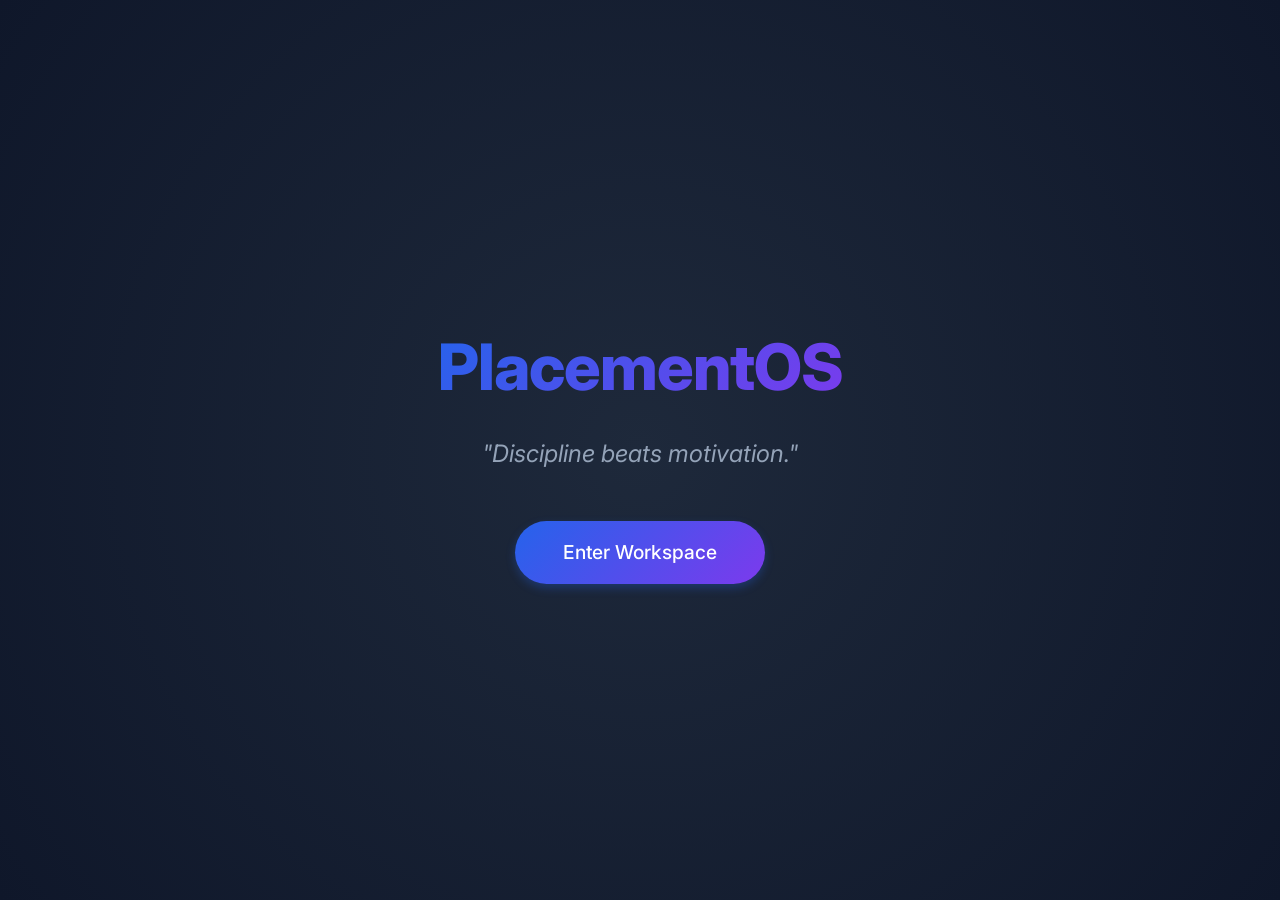
<file: index.html>
<!DOCTYPE html>
<html lang="en">
<head>
  <meta charset="UTF-8">
  <meta name="viewport" content="width=device-width, initial-scale=1.0">
  <title>Track Of Sri | Discipline beats motivation</title>
  
  <link rel="stylesheet" href="css/style.css">
  <link rel="stylesheet" href="css/components.css">
  <link rel="stylesheet" href="css/animations.css">
  <style>
    .landing-container {
      height: 100vh;
      display: flex;
      flex-direction: column;
      align-items: center;
      justify-content: center;
      background: radial-gradient(circle at center, var(--bg-secondary) 0%, var(--bg-primary) 100%);
      text-align: center;
      padding: 2rem;
    }
    
    .logo {
      font-size: 4rem;
      font-weight: 800;
      margin-bottom: 1rem;
      letter-spacing: -1px;
    }
    
    .tagline {
      font-size: 1.5rem;
      color: var(--text-secondary);
      margin-bottom: 3rem;
      font-style: italic;
    }
    
    .enter-btn {
      padding: 1rem 3rem;
      font-size: 1.2rem;
      border-radius: var(--border-radius-full);
    }
  </style>
</head>
<body>

  <div class="landing-container animate-fade-in">
    <div class="logo text-gradient animate-slide-up stagger-1">PlacementOS</div>
    <div class="tagline animate-slide-up stagger-2">"Discipline beats motivation."</div>
    <div class="animate-slide-up stagger-3">
      <a href="dashboard.html" class="btn btn-primary enter-btn">Enter Workspace</a>
    </div>
  </div>

  <script src="js/storage.js"></script>
  <script src="js/app.js"></script>
</body>
</html>
</file>
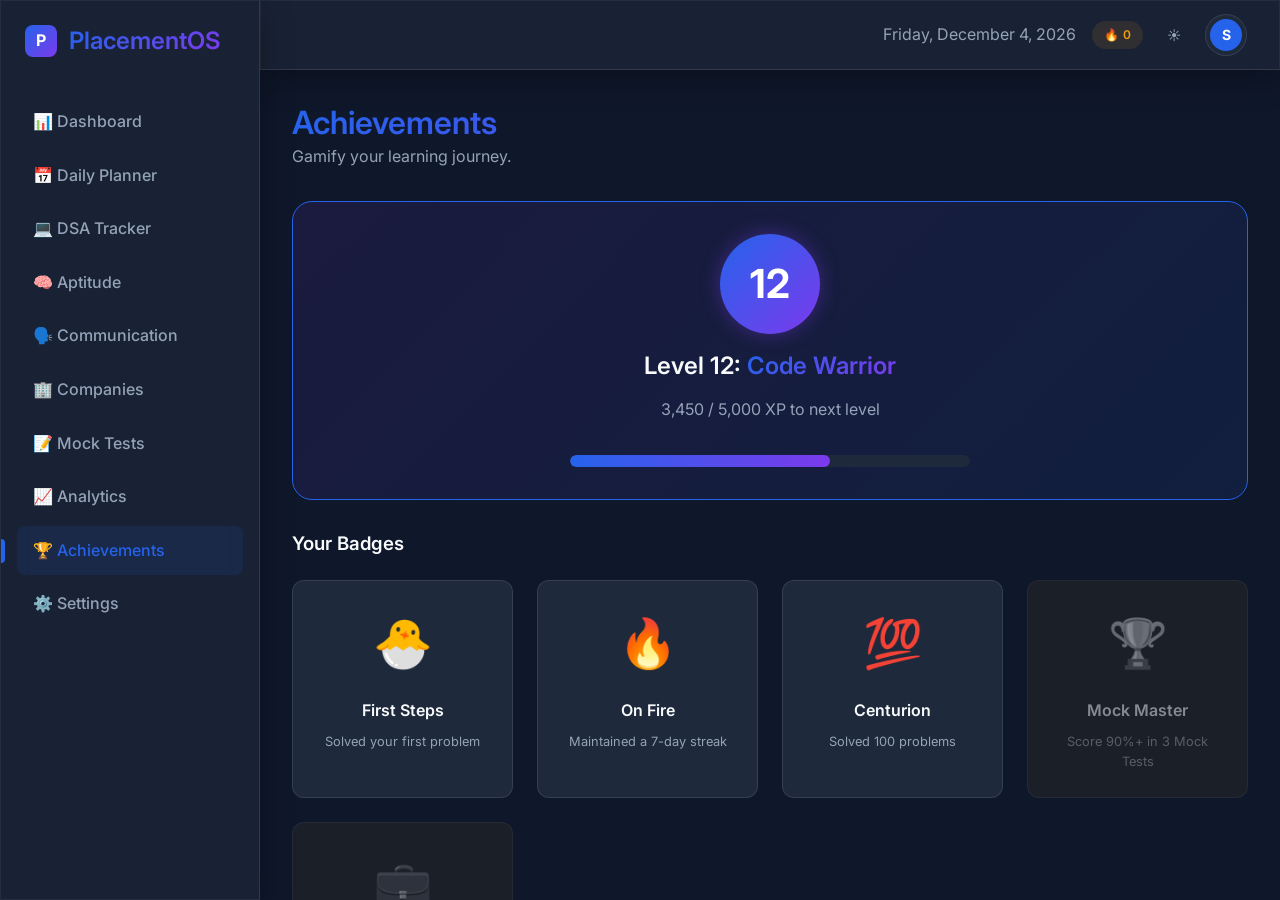
<file: achievements.html>
<!DOCTYPE html>
<html lang="en">
<head>
  <meta charset="UTF-8">
  <meta name="viewport" content="width=device-width, initial-scale=1.0">
  <title>Achievements | PlacementOS</title>
  
  <link rel="stylesheet" href="css/style.css">
  <link rel="stylesheet" href="css/components.css">
  <link rel="stylesheet" href="css/animations.css">
  <link rel="stylesheet" href="css/responsive.css">
  <style>
    .level-card {
      background: linear-gradient(135deg, rgba(124, 58, 237, 0.1), rgba(37, 99, 235, 0.1));
      border: 1px solid var(--primary);
      border-radius: var(--border-radius-lg);
      padding: 2rem;
      text-align: center;
      margin-bottom: 2rem;
      display: flex;
      flex-direction: column;
      align-items: center;
      gap: 1rem;
    }
    
    .level-badge {
      width: 100px;
      height: 100px;
      border-radius: 50%;
      background: linear-gradient(135deg, var(--primary), var(--secondary));
      display: flex;
      align-items: center;
      justify-content: center;
      font-size: 2.5rem;
      color: white;
      font-weight: bold;
      box-shadow: 0 0 20px rgba(124, 58, 237, 0.4);
    }
    
    .xp-bar {
      width: 100%;
      max-width: 400px;
      height: 12px;
      background: var(--bg-secondary);
      border-radius: var(--border-radius-full);
      overflow: hidden;
      margin-top: 1rem;
    }
    
    .xp-progress {
      height: 100%;
      background: linear-gradient(90deg, var(--primary), var(--secondary));
      width: 65%;
      border-radius: var(--border-radius-full);
    }
    
    .badges-grid {
      display: grid;
      grid-template-columns: repeat(auto-fill, minmax(200px, 1fr));
      gap: 1.5rem;
    }
    
    .badge-item {
      background: var(--bg-secondary);
      border: 1px solid var(--border-color);
      border-radius: var(--border-radius-md);
      padding: 1.5rem;
      text-align: center;
      display: flex;
      flex-direction: column;
      align-items: center;
      gap: 0.5rem;
      transition: all var(--transition-fast);
      position: relative;
    }
    
    .badge-item:hover {
      transform: translateY(-5px);
      border-color: var(--primary);
    }
    
    .badge-item.locked {
      opacity: 0.5;
      filter: grayscale(1);
    }
    
    .badge-icon {
      font-size: 3rem;
      margin-bottom: 0.5rem;
    }
    
    .badge-title {
      font-weight: 600;
    }
    
    .badge-desc {
      font-size: 0.8rem;
      color: var(--text-secondary);
    }
  </style>
</head>
<body>

  <div class="app-container">
    <aside class="sidebar glass-panel" id="sidebar">
      <div class="brand">
        <div class="brand-icon">P</div>
        <h2 class="text-gradient">PlacementOS</h2>
      </div>
      <ul class="nav-links">
        <li><a href="dashboard.html" class="nav-item">📊 Dashboard</a></li>
        <li><a href="planner.html" class="nav-item">📅 Daily Planner</a></li>
        <li><a href="dsa.html" class="nav-item">💻 DSA Tracker</a></li>
        <li><a href="aptitude.html" class="nav-item">🧠 Aptitude</a></li>
        <li><a href="communication.html" class="nav-item">🗣️ Communication</a></li>
        <li><a href="companies.html" class="nav-item">🏢 Companies</a></li>
        <li><a href="mock-tests.html" class="nav-item">📝 Mock Tests</a></li>
        <li><a href="analytics.html" class="nav-item">📈 Analytics</a></li>
        <li><a href="achievements.html" class="nav-item active">🏆 Achievements</a></li>
        <li><a href="settings.html" class="nav-item">⚙️ Settings</a></li>
      </ul>
    </aside>

    <main class="main-content">
      <header class="topbar glass-panel">
        <div style="display: flex; align-items: center; gap: 1rem;">
          <button class="mobile-menu-btn" id="mobile-menu-btn">☰</button>
        </div>
        <div class="topbar-actions">
          <span class="text-muted" id="current-date"></span>
          <button class="btn-icon" id="theme-toggle-btn">☀️</button>
          <div class="profile-btn"><div class="profile-avatar">S</div></div>
        </div>
      </header>

      <div class="page-content animate-fade-in">
        <div style="margin-bottom: 2rem;">
          <h1 class="text-gradient">Achievements</h1>
          <p class="text-muted">Gamify your learning journey.</p>
        </div>
        
        <div class="level-card animate-slide-up stagger-1">
          <div class="level-badge">12</div>
          <h2>Level 12: <span class="text-gradient">Code Warrior</span></h2>
          <div class="text-muted">3,450 / 5,000 XP to next level</div>
          <div class="xp-bar">
            <div class="xp-progress"></div>
          </div>
        </div>
        
        <h3 style="margin-bottom: 1.5rem;" class="animate-slide-up stagger-2">Your Badges</h3>
        <div class="badges-grid animate-slide-up stagger-3">
          
          <div class="badge-item">
            <div class="badge-icon">🐣</div>
            <div class="badge-title">First Steps</div>
            <div class="badge-desc">Solved your first problem</div>
          </div>
          
          <div class="badge-item">
            <div class="badge-icon">🔥</div>
            <div class="badge-title">On Fire</div>
            <div class="badge-desc">Maintained a 7-day streak</div>
          </div>
          
          <div class="badge-item">
            <div class="badge-icon">💯</div>
            <div class="badge-title">Centurion</div>
            <div class="badge-desc">Solved 100 problems</div>
          </div>
          
          <div class="badge-item locked">
            <div class="badge-icon">🏆</div>
            <div class="badge-title">Mock Master</div>
            <div class="badge-desc">Score 90%+ in 3 Mock Tests</div>
          </div>
          
          <div class="badge-item locked">
            <div class="badge-icon">💼</div>
            <div class="badge-title">Interview Ready</div>
            <div class="badge-desc">Complete all modules to 80%</div>
          </div>
          
        </div>
      </div>
    </main>
  </div>

  <script src="js/storage.js"></script>
  <script src="js/app.js"></script>
  <script>
    document.getElementById('current-date').textContent = new Date().toLocaleDateString(undefined, { weekday: 'long', year: 'numeric', month: 'long', day: 'numeric' });
  </script>
</body>
</html>
</file>
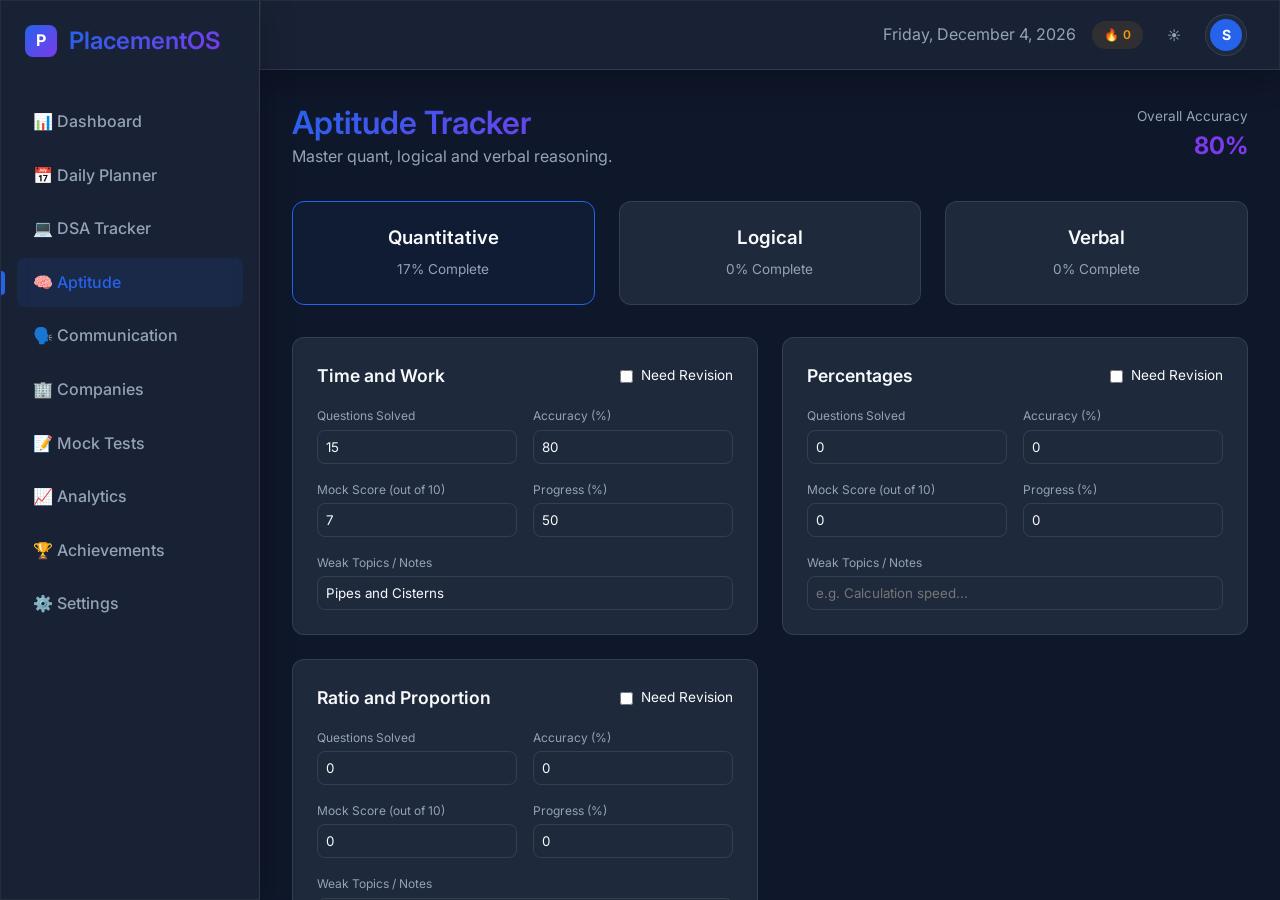
<file: aptitude.html>
<!DOCTYPE html>
<html lang="en">
<head>
  <meta charset="UTF-8">
  <meta name="viewport" content="width=device-width, initial-scale=1.0">
  <title>Aptitude Tracker | PlacementOS</title>
  
  <link rel="stylesheet" href="css/style.css">
  <link rel="stylesheet" href="css/components.css">
  <link rel="stylesheet" href="css/animations.css">
  <link rel="stylesheet" href="css/responsive.css">
  <style>
    .aptitude-header {
      display: flex;
      justify-content: space-between;
      align-items: center;
      margin-bottom: 2rem;
    }
    
    .sections-container {
      display: grid;
      grid-template-columns: repeat(3, 1fr);
      gap: 1.5rem;
      margin-bottom: 2rem;
    }
    
    .section-tab {
      padding: 1.5rem;
      border-radius: var(--border-radius-md);
      background: var(--bg-secondary);
      border: 1px solid var(--border-color);
      text-align: center;
      cursor: pointer;
      transition: all var(--transition-fast);
    }
    
    .section-tab:hover {
      transform: translateY(-2px);
      box-shadow: var(--shadow-sm);
    }
    
    .section-tab.active {
      border-color: var(--primary);
      background: rgba(37, 99, 235, 0.05);
    }
    
    .section-tab h3 {
      margin-bottom: 0.5rem;
    }
    
    .chapters-grid {
      display: grid;
      grid-template-columns: repeat(2, 1fr);
      gap: 1.5rem;
    }
    
    .chapter-card {
      padding: 1.5rem;
      border-radius: var(--border-radius-md);
      background: var(--bg-secondary);
      border: 1px solid var(--border-color);
    }
    
    .chapter-header {
      display: flex;
      justify-content: space-between;
      align-items: center;
      margin-bottom: 1rem;
    }
    
    .chapter-title {
      font-weight: 600;
      font-size: 1.1rem;
    }
    
    .stats-grid {
      display: grid;
      grid-template-columns: repeat(2, 1fr);
      gap: 1rem;
      margin-bottom: 1rem;
    }
    
    .stat-input-group {
      display: flex;
      flex-direction: column;
      gap: 0.25rem;
    }
    
    .stat-input-group label {
      font-size: 0.75rem;
      color: var(--text-secondary);
    }
    
    .stat-input {
      background: transparent;
      border: 1px solid var(--border-color);
      color: var(--text-primary);
      padding: 0.5rem;
      border-radius: var(--border-radius-sm);
      width: 100%;
    }
    
    .stat-input:focus {
      border-color: var(--primary);
      outline: none;
    }
    
    @media (max-width: 1024px) {
      .chapters-grid { grid-template-columns: 1fr; }
    }
    
    @media (max-width: 768px) {
      .sections-container { grid-template-columns: 1fr; }
    }
  </style>
</head>
<body>

  <div class="app-container">
    <aside class="sidebar glass-panel" id="sidebar">
      <div class="brand">
        <div class="brand-icon">P</div>
        <h2 class="text-gradient">PlacementOS</h2>
      </div>
      <ul class="nav-links">
        <li><a href="dashboard.html" class="nav-item">📊 Dashboard</a></li>
        <li><a href="planner.html" class="nav-item">📅 Daily Planner</a></li>
        <li><a href="dsa.html" class="nav-item">💻 DSA Tracker</a></li>
        <li><a href="aptitude.html" class="nav-item active">🧠 Aptitude</a></li>
        <li><a href="communication.html" class="nav-item">🗣️ Communication</a></li>
        <li><a href="companies.html" class="nav-item">🏢 Companies</a></li>
        <li><a href="mock-tests.html" class="nav-item">📝 Mock Tests</a></li>
        <li><a href="analytics.html" class="nav-item">📈 Analytics</a></li>
        <li><a href="achievements.html" class="nav-item">🏆 Achievements</a></li>
        <li><a href="settings.html" class="nav-item">⚙️ Settings</a></li>
      </ul>
    </aside>

    <main class="main-content">
      <header class="topbar glass-panel">
        <div style="display: flex; align-items: center; gap: 1rem;">
          <button class="mobile-menu-btn" id="mobile-menu-btn">☰</button>
        </div>
        <div class="topbar-actions">
          <span class="text-muted" id="current-date"></span>
          <button class="btn-icon" id="theme-toggle-btn">☀️</button>
          <div class="profile-btn"><div class="profile-avatar">S</div></div>
        </div>
      </header>

      <div class="page-content animate-fade-in">
        <div class="aptitude-header">
          <div>
            <h1 class="text-gradient">Aptitude Tracker</h1>
            <p class="text-muted">Master quant, logical and verbal reasoning.</p>
          </div>
          <div style="text-align: right;">
            <div class="text-muted" style="font-size: 0.85rem;">Overall Accuracy</div>
            <div style="font-size: 1.5rem; font-weight: bold; color: var(--secondary);" id="total-accuracy-text">0%</div>
          </div>
        </div>
        
        <div class="sections-container animate-slide-up stagger-1" id="sections-container">
          <!-- Section tabs injected here -->
        </div>

        <div class="chapters-grid animate-slide-up stagger-2" id="chapters-grid">
          <!-- Chapter cards injected here -->
        </div>
      </div>
    </main>
  </div>

  <script src="js/storage.js"></script>
  <script src="js/app.js"></script>
  <script src="js/aptitude.js"></script>
  <script>
    document.getElementById('current-date').textContent = new Date().toLocaleDateString(undefined, { weekday: 'long', year: 'numeric', month: 'long', day: 'numeric' });
  </script>
</body>
</html>
</file>
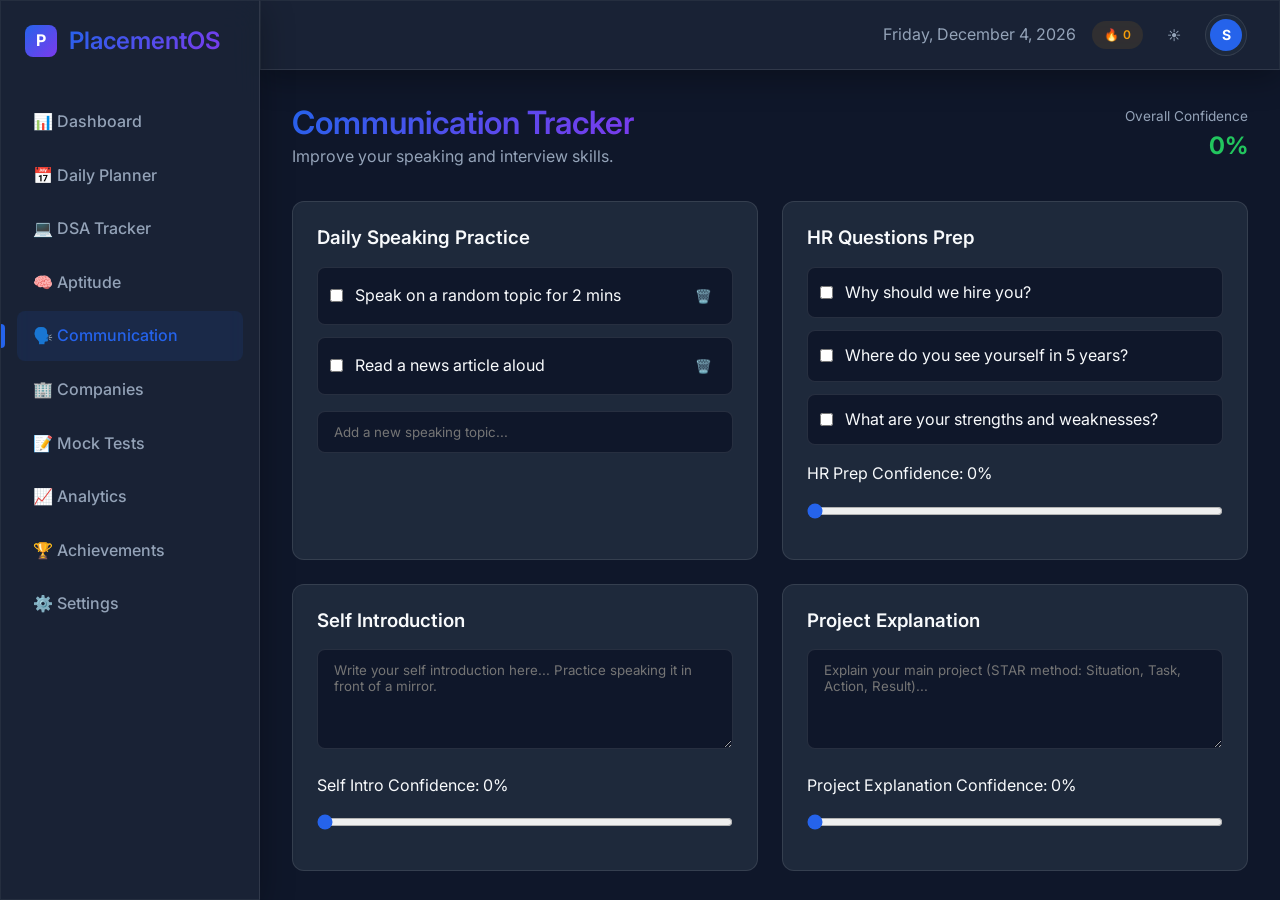
<file: communication.html>
<!DOCTYPE html>
<html lang="en">
<head>
  <meta charset="UTF-8">
  <meta name="viewport" content="width=device-width, initial-scale=1.0">
  <title>Communication Tracker | PlacementOS</title>
  
  <link rel="stylesheet" href="css/style.css">
  <link rel="stylesheet" href="css/components.css">
  <link rel="stylesheet" href="css/animations.css">
  <link rel="stylesheet" href="css/responsive.css">
  <style>
    .comm-grid {
      display: grid;
      grid-template-columns: repeat(2, 1fr);
      gap: 1.5rem;
    }
    
    .comm-card {
      background: var(--bg-secondary);
      border: 1px solid var(--border-color);
      border-radius: var(--border-radius-md);
      padding: 1.5rem;
    }
    
    .comm-header {
      display: flex;
      justify-content: space-between;
      align-items: center;
      margin-bottom: 1rem;
    }
    
    .task-list {
      display: flex;
      flex-direction: column;
      gap: 0.75rem;
    }
    
    .comm-task {
      display: flex;
      justify-content: space-between;
      align-items: center;
      padding: 0.75rem;
      background: var(--bg-primary);
      border: 1px solid var(--border-color);
      border-radius: var(--border-radius-sm);
    }
    
    .slider-container {
      margin-top: 1rem;
    }
    
    .confidence-slider {
      width: 100%;
      margin: 1rem 0;
      accent-color: var(--primary);
    }
    
    textarea.input-control {
      min-height: 100px;
      resize: vertical;
    }
    
    @media (max-width: 1024px) {
      .comm-grid { grid-template-columns: 1fr; }
    }
  </style>
</head>
<body>

  <div class="app-container">
    <aside class="sidebar glass-panel" id="sidebar">
      <div class="brand">
        <div class="brand-icon">P</div>
        <h2 class="text-gradient">PlacementOS</h2>
      </div>
      <ul class="nav-links">
        <li><a href="dashboard.html" class="nav-item">📊 Dashboard</a></li>
        <li><a href="planner.html" class="nav-item">📅 Daily Planner</a></li>
        <li><a href="dsa.html" class="nav-item">💻 DSA Tracker</a></li>
        <li><a href="aptitude.html" class="nav-item">🧠 Aptitude</a></li>
        <li><a href="communication.html" class="nav-item active">🗣️ Communication</a></li>
        <li><a href="companies.html" class="nav-item">🏢 Companies</a></li>
        <li><a href="mock-tests.html" class="nav-item">📝 Mock Tests</a></li>
        <li><a href="analytics.html" class="nav-item">📈 Analytics</a></li>
        <li><a href="achievements.html" class="nav-item">🏆 Achievements</a></li>
        <li><a href="settings.html" class="nav-item">⚙️ Settings</a></li>
      </ul>
    </aside>

    <main class="main-content">
      <header class="topbar glass-panel">
        <div style="display: flex; align-items: center; gap: 1rem;">
          <button class="mobile-menu-btn" id="mobile-menu-btn">☰</button>
        </div>
        <div class="topbar-actions">
          <span class="text-muted" id="current-date"></span>
          <button class="btn-icon" id="theme-toggle-btn">☀️</button>
          <div class="profile-btn"><div class="profile-avatar">S</div></div>
        </div>
      </header>

      <div class="page-content animate-fade-in">
        <div style="margin-bottom: 2rem; display: flex; justify-content: space-between; align-items: center;">
          <div>
            <h1 class="text-gradient">Communication Tracker</h1>
            <p class="text-muted">Improve your speaking and interview skills.</p>
          </div>
          <div style="text-align: right;">
            <div class="text-muted" style="font-size: 0.85rem;">Overall Confidence</div>
            <div style="font-size: 1.5rem; font-weight: bold; color: var(--success);" id="overall-confidence">0%</div>
          </div>
        </div>
        
        <div class="comm-grid">
          
          <div class="comm-card animate-slide-up stagger-1">
            <div class="comm-header">
              <h3>Daily Speaking Practice</h3>
            </div>
            <div class="task-list" id="speaking-tasks">
              <!-- Injected -->
            </div>
            <div class="input-group" style="margin-top: 1rem;">
              <input type="text" id="new-speaking-task" class="input-control" placeholder="Add a new speaking topic...">
            </div>
          </div>
          
          <div class="comm-card animate-slide-up stagger-2">
            <div class="comm-header">
              <h3>HR Questions Prep</h3>
            </div>
            <div class="task-list" id="hr-tasks">
              <!-- Injected -->
            </div>
            <div class="slider-container">
              <label>HR Prep Confidence: <span id="hr-conf-val">0</span>%</label>
              <input type="range" id="hr-slider" class="confidence-slider" min="0" max="100" value="0">
            </div>
          </div>

          <div class="comm-card animate-slide-up stagger-3">
            <div class="comm-header">
              <h3>Self Introduction</h3>
            </div>
            <textarea id="self-intro-text" class="input-control" placeholder="Write your self introduction here... Practice speaking it in front of a mirror."></textarea>
            <div class="slider-container">
              <label>Self Intro Confidence: <span id="intro-conf-val">0</span>%</label>
              <input type="range" id="intro-slider" class="confidence-slider" min="0" max="100" value="0">
            </div>
          </div>

          <div class="comm-card animate-slide-up stagger-4">
            <div class="comm-header">
              <h3>Project Explanation</h3>
            </div>
            <textarea id="project-text" class="input-control" placeholder="Explain your main project (STAR method: Situation, Task, Action, Result)..."></textarea>
            <div class="slider-container">
              <label>Project Explanation Confidence: <span id="project-conf-val">0</span>%</label>
              <input type="range" id="project-slider" class="confidence-slider" min="0" max="100" value="0">
            </div>
          </div>
          
        </div>
      </div>
    </main>
  </div>

  <script src="js/storage.js"></script>
  <script src="js/app.js"></script>
  <script src="js/communication.js"></script>
  <script>
    document.getElementById('current-date').textContent = new Date().toLocaleDateString(undefined, { weekday: 'long', year: 'numeric', month: 'long', day: 'numeric' });
  </script>
</body>
</html>
</file>
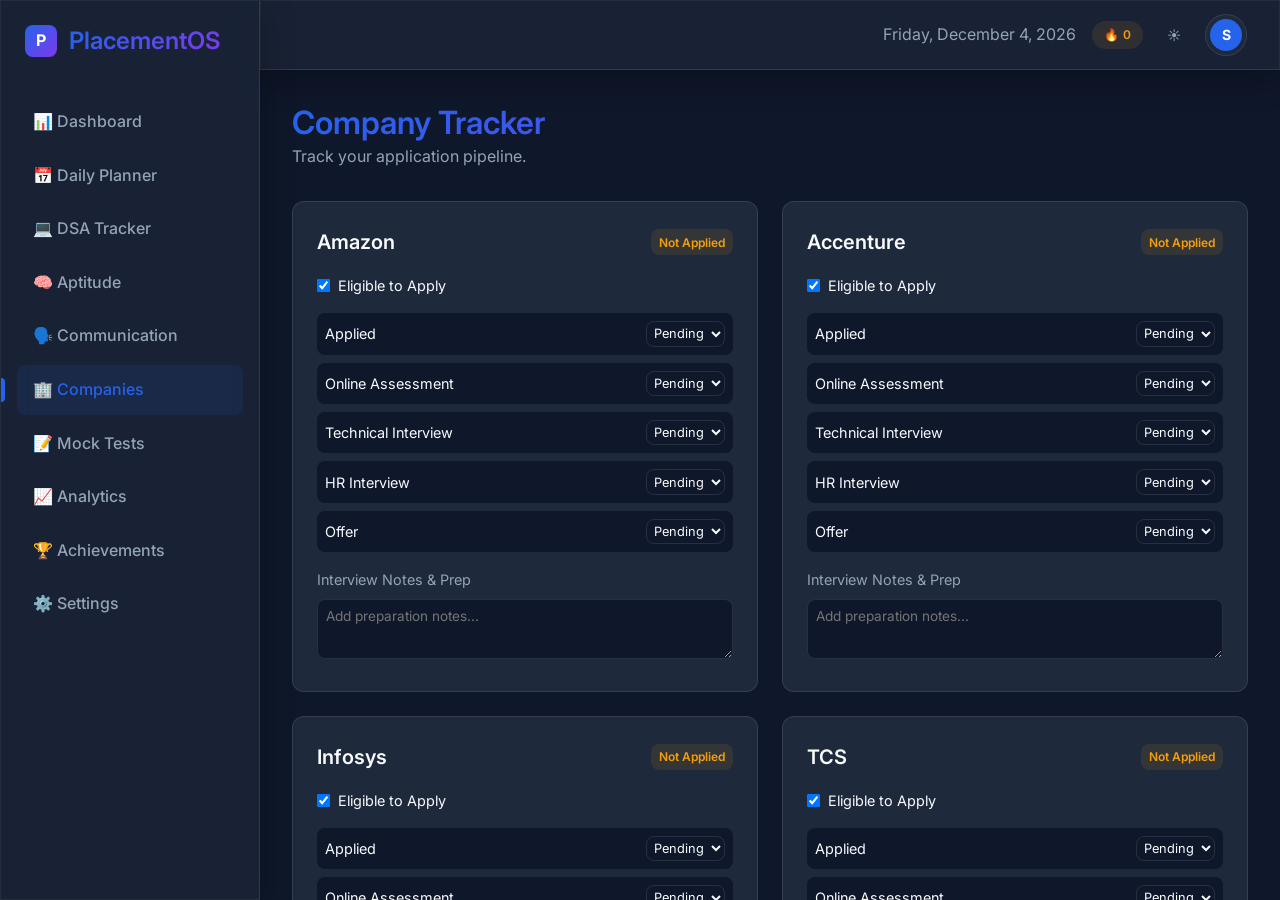
<file: companies.html>
<!DOCTYPE html>
<html lang="en">
<head>
  <meta charset="UTF-8">
  <meta name="viewport" content="width=device-width, initial-scale=1.0">
  <title>Company Tracker | PlacementOS</title>
  
  <link rel="stylesheet" href="css/style.css">
  <link rel="stylesheet" href="css/components.css">
  <link rel="stylesheet" href="css/animations.css">
  <link rel="stylesheet" href="css/responsive.css">
  <style>
    .company-grid {
      display: grid;
      grid-template-columns: repeat(auto-fill, minmax(320px, 1fr));
      gap: 1.5rem;
    }
    
    .company-card {
      background: var(--bg-secondary);
      border: 1px solid var(--border-color);
      border-radius: var(--border-radius-md);
      padding: 1.5rem;
      display: flex;
      flex-direction: column;
      gap: 1rem;
    }
    
    .company-header {
      display: flex;
      justify-content: space-between;
      align-items: center;
    }
    
    .company-name {
      font-size: 1.25rem;
      font-weight: 600;
    }
    
    .pipeline {
      display: flex;
      flex-direction: column;
      gap: 0.5rem;
    }
    
    .pipeline-stage {
      display: flex;
      justify-content: space-between;
      align-items: center;
      padding: 0.5rem;
      background: var(--bg-primary);
      border-radius: var(--border-radius-sm);
      font-size: 0.9rem;
    }
    
    .status-select {
      background: transparent;
      border: 1px solid var(--border-color);
      color: var(--text-primary);
      padding: 0.2rem;
      border-radius: var(--border-radius-sm);
      font-size: 0.8rem;
    }
    
    .status-select option {
      background: var(--bg-primary);
    }
    
    .company-notes {
      width: 100%;
      background: var(--bg-primary);
      border: 1px solid var(--border-color);
      color: var(--text-primary);
      padding: 0.5rem;
      border-radius: var(--border-radius-sm);
      min-height: 60px;
      resize: vertical;
      font-size: 0.85rem;
    }
    
    .status-badge {
      padding: 0.2rem 0.5rem;
      border-radius: var(--border-radius-sm);
      font-size: 0.75rem;
      font-weight: 600;
    }
    
    .status-pending { background: rgba(245, 158, 11, 0.1); color: var(--warning); }
    .status-cleared { background: rgba(34, 197, 94, 0.1); color: var(--success); }
    .status-rejected { background: rgba(239, 68, 68, 0.1); color: var(--danger); }
  </style>
</head>
<body>

  <div class="app-container">
    <aside class="sidebar glass-panel" id="sidebar">
      <div class="brand">
        <div class="brand-icon">P</div>
        <h2 class="text-gradient">PlacementOS</h2>
      </div>
      <ul class="nav-links">
        <li><a href="dashboard.html" class="nav-item">📊 Dashboard</a></li>
        <li><a href="planner.html" class="nav-item">📅 Daily Planner</a></li>
        <li><a href="dsa.html" class="nav-item">💻 DSA Tracker</a></li>
        <li><a href="aptitude.html" class="nav-item">🧠 Aptitude</a></li>
        <li><a href="communication.html" class="nav-item">🗣️ Communication</a></li>
        <li><a href="companies.html" class="nav-item active">🏢 Companies</a></li>
        <li><a href="mock-tests.html" class="nav-item">📝 Mock Tests</a></li>
        <li><a href="analytics.html" class="nav-item">📈 Analytics</a></li>
        <li><a href="achievements.html" class="nav-item">🏆 Achievements</a></li>
        <li><a href="settings.html" class="nav-item">⚙️ Settings</a></li>
      </ul>
    </aside>

    <main class="main-content">
      <header class="topbar glass-panel">
        <div style="display: flex; align-items: center; gap: 1rem;">
          <button class="mobile-menu-btn" id="mobile-menu-btn">☰</button>
        </div>
        <div class="topbar-actions">
          <span class="text-muted" id="current-date"></span>
          <button class="btn-icon" id="theme-toggle-btn">☀️</button>
          <div class="profile-btn"><div class="profile-avatar">S</div></div>
        </div>
      </header>

      <div class="page-content animate-fade-in">
        <div style="margin-bottom: 2rem;">
          <h1 class="text-gradient">Company Tracker</h1>
          <p class="text-muted">Track your application pipeline.</p>
        </div>
        
        <div class="company-grid animate-slide-up stagger-1" id="company-grid">
          <!-- Injected via JS -->
        </div>
      </div>
    </main>
  </div>

  <script src="js/storage.js"></script>
  <script src="js/app.js"></script>
  <script src="js/companies.js"></script>
  <script>
    document.getElementById('current-date').textContent = new Date().toLocaleDateString(undefined, { weekday: 'long', year: 'numeric', month: 'long', day: 'numeric' });
  </script>
</body>
</html>
</file>
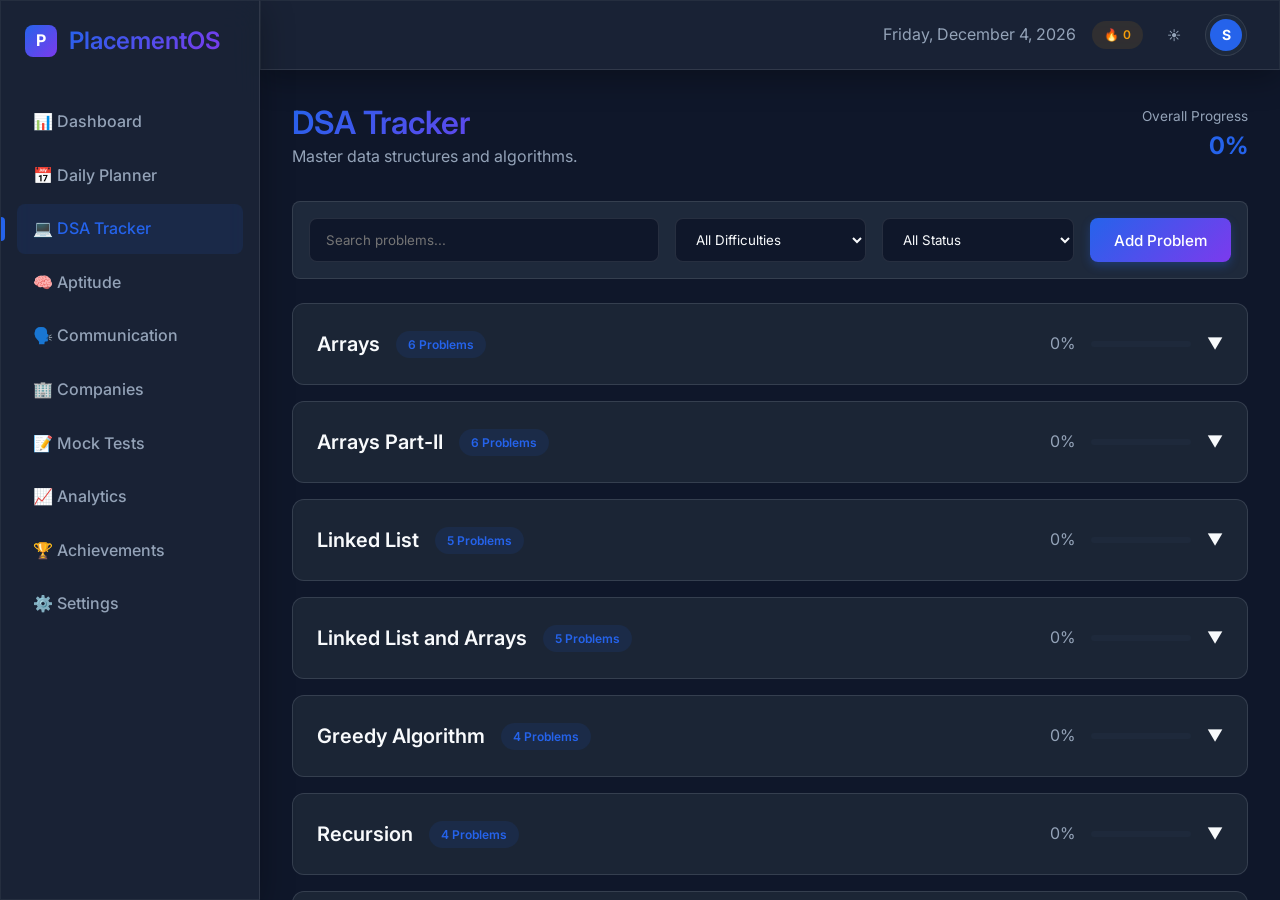
<file: dsa.html>
<!DOCTYPE html>
<html lang="en">
<head>
  <meta charset="UTF-8">
  <meta name="viewport" content="width=device-width, initial-scale=1.0">
  <title>DSA Tracker | PlacementOS</title>
  
  <link rel="stylesheet" href="css/style.css">
  <link rel="stylesheet" href="css/components.css">
  <link rel="stylesheet" href="css/animations.css">
  <link rel="stylesheet" href="css/responsive.css">
  <style>
    .dsa-header {
      display: flex;
      justify-content: space-between;
      align-items: center;
      margin-bottom: 2rem;
    }
    
    .filters-bar {
      display: flex;
      gap: 1rem;
      margin-bottom: 1.5rem;
      background: var(--bg-secondary);
      padding: 1rem;
      border-radius: var(--border-radius-sm);
      border: 1px solid var(--border-color);
    }
    
    .topic-list {
      display: flex;
      flex-direction: column;
      gap: 1rem;
    }
    
    .topic-card {
      background: var(--bg-secondary);
      border: 1px solid var(--border-color);
      border-radius: var(--border-radius-md);
      overflow: hidden;
    }
    
    .topic-header {
      padding: 1.5rem;
      display: flex;
      justify-content: space-between;
      align-items: center;
      cursor: pointer;
      background: rgba(0,0,0,0.1);
      transition: background var(--transition-fast);
    }
    
    .topic-header:hover {
      background: rgba(0,0,0,0.2);
    }
    
    [data-theme="beige"] .topic-header {
      background: rgba(0,0,0,0.02);
    }
    [data-theme="beige"] .topic-header:hover {
      background: rgba(0,0,0,0.05);
    }
    
    .topic-title-group {
      display: flex;
      align-items: center;
      gap: 1rem;
    }
    
    .topic-title {
      font-size: 1.25rem;
      font-weight: 600;
    }
    
    .problems-container {
      display: none;
      padding: 0 1.5rem 1.5rem 1.5rem;
    }
    
    .problems-container.active {
      display: block;
      animation: fadeIn 0.3s ease;
    }
    
    .problems-table {
      width: 100%;
      border-collapse: collapse;
      margin-top: 1rem;
    }
    
    .problems-table th, .problems-table td {
      padding: 0.75rem;
      text-align: left;
      border-bottom: 1px solid var(--border-color);
    }
    
    .problems-table th {
      color: var(--text-secondary);
      font-weight: 500;
      font-size: 0.85rem;
    }
    
    .diff-easy { color: var(--success); }
    .diff-medium { color: var(--warning); }
    .diff-hard { color: var(--danger); }
    
    .status-select {
      background: transparent;
      border: 1px solid var(--border-color);
      color: var(--text-primary);
      padding: 0.25rem;
      border-radius: var(--border-radius-sm);
    }
    
    .status-select option {
      background: var(--bg-primary);
    }
    
    .table-notes-input {
      background: transparent;
      border: none;
      color: var(--text-secondary);
      width: 100%;
    }
    
    .table-notes-input:focus {
      outline: none;
      color: var(--text-primary);
      border-bottom: 1px solid var(--primary);
    }
    
    @media (max-width: 768px) {
      .filters-bar { flex-direction: column; }
      .problems-table { display: block; overflow-x: auto; white-space: nowrap; }
    }
  </style>
</head>
<body>

  <div class="app-container">
    <aside class="sidebar glass-panel" id="sidebar">
      <div class="brand">
        <div class="brand-icon">P</div>
        <h2 class="text-gradient">PlacementOS</h2>
      </div>
      <ul class="nav-links">
        <li><a href="dashboard.html" class="nav-item">📊 Dashboard</a></li>
        <li><a href="planner.html" class="nav-item">📅 Daily Planner</a></li>
        <li><a href="dsa.html" class="nav-item active">💻 DSA Tracker</a></li>
        <li><a href="aptitude.html" class="nav-item">🧠 Aptitude</a></li>
        <li><a href="communication.html" class="nav-item">🗣️ Communication</a></li>
        <li><a href="companies.html" class="nav-item">🏢 Companies</a></li>
        <li><a href="mock-tests.html" class="nav-item">📝 Mock Tests</a></li>
        <li><a href="analytics.html" class="nav-item">📈 Analytics</a></li>
        <li><a href="achievements.html" class="nav-item">🏆 Achievements</a></li>
        <li><a href="settings.html" class="nav-item">⚙️ Settings</a></li>
      </ul>
    </aside>

    <main class="main-content">
      <header class="topbar glass-panel">
        <div style="display: flex; align-items: center; gap: 1rem;">
          <button class="mobile-menu-btn" id="mobile-menu-btn">☰</button>
        </div>
        <div class="topbar-actions">
          <span class="text-muted" id="current-date"></span>
          <button class="btn-icon" id="theme-toggle-btn">☀️</button>
          <div class="profile-btn"><div class="profile-avatar">S</div></div>
        </div>
      </header>

      <div class="page-content animate-fade-in">
        <div class="dsa-header">
          <div>
            <h1 class="text-gradient">DSA Tracker</h1>
            <p class="text-muted">Master data structures and algorithms.</p>
          </div>
          <div style="text-align: right;">
            <div class="text-muted" style="font-size: 0.85rem;">Overall Progress</div>
            <div style="font-size: 1.5rem; font-weight: bold; color: var(--primary);" id="total-progress-text">0%</div>
          </div>
        </div>
        
        <div class="filters-bar animate-slide-up stagger-1">
          <input type="text" id="search-input" class="input-control" placeholder="Search problems..." style="flex: 2;">
          <select id="difficulty-filter" class="input-control" style="flex: 1;">
            <option value="All">All Difficulties</option>
            <option value="Easy">Easy</option>
            <option value="Medium">Medium</option>
            <option value="Hard">Hard</option>
          </select>
          <select id="status-filter" class="input-control" style="flex: 1;">
            <option value="All">All Status</option>
            <option value="Todo">Todo</option>
            <option value="Attempted">Attempted</option>
            <option value="Solved">Solved</option>
            <option value="Revisit">Revisit</option>
          </select>
          <button id="add-problem-btn" class="btn btn-primary">Add Problem</button>
        </div>

        <div id="add-problem-form" class="filters-bar animate-slide-up stagger-1" style="display: none; flex-wrap: wrap; gap: 1rem;">
           <input type="text" id="new-prob-name" class="input-control" placeholder="Problem Name" style="flex: 2; min-width: 200px;">
           <input type="text" id="new-prob-id" class="input-control" placeholder="ID (e.g. 101)" style="flex: 1; min-width: 80px;">
           <input type="text" id="new-prob-pattern" class="input-control" placeholder="Pattern (e.g. Array)" style="flex: 1; min-width: 150px;">
           <select id="new-prob-diff" class="input-control" style="flex: 1; min-width: 100px;">
             <option value="Easy">Easy</option>
             <option value="Medium">Medium</option>
             <option value="Hard">Hard</option>
           </select>
           <select id="new-prob-topic" class="input-control" style="flex: 1.5; min-width: 150px;">
             <!-- populated by JS -->
           </select>
           <button id="save-new-prob-btn" class="btn btn-primary">Save</button>
           <button id="cancel-new-prob-btn" class="btn btn-outline">Cancel</button>
        </div>

        <div class="topic-list animate-slide-up stagger-2" id="topic-list">
          <!-- Topics injected via JS -->
        </div>
      </div>
    </main>
  </div>

  <script src="js/storage.js"></script>
  <script src="js/app.js"></script>
  <script src="js/dsa.js"></script>
  <script>
    document.getElementById('current-date').textContent = new Date().toLocaleDateString(undefined, { weekday: 'long', year: 'numeric', month: 'long', day: 'numeric' });
  </script>
</body>
</html>
</file>
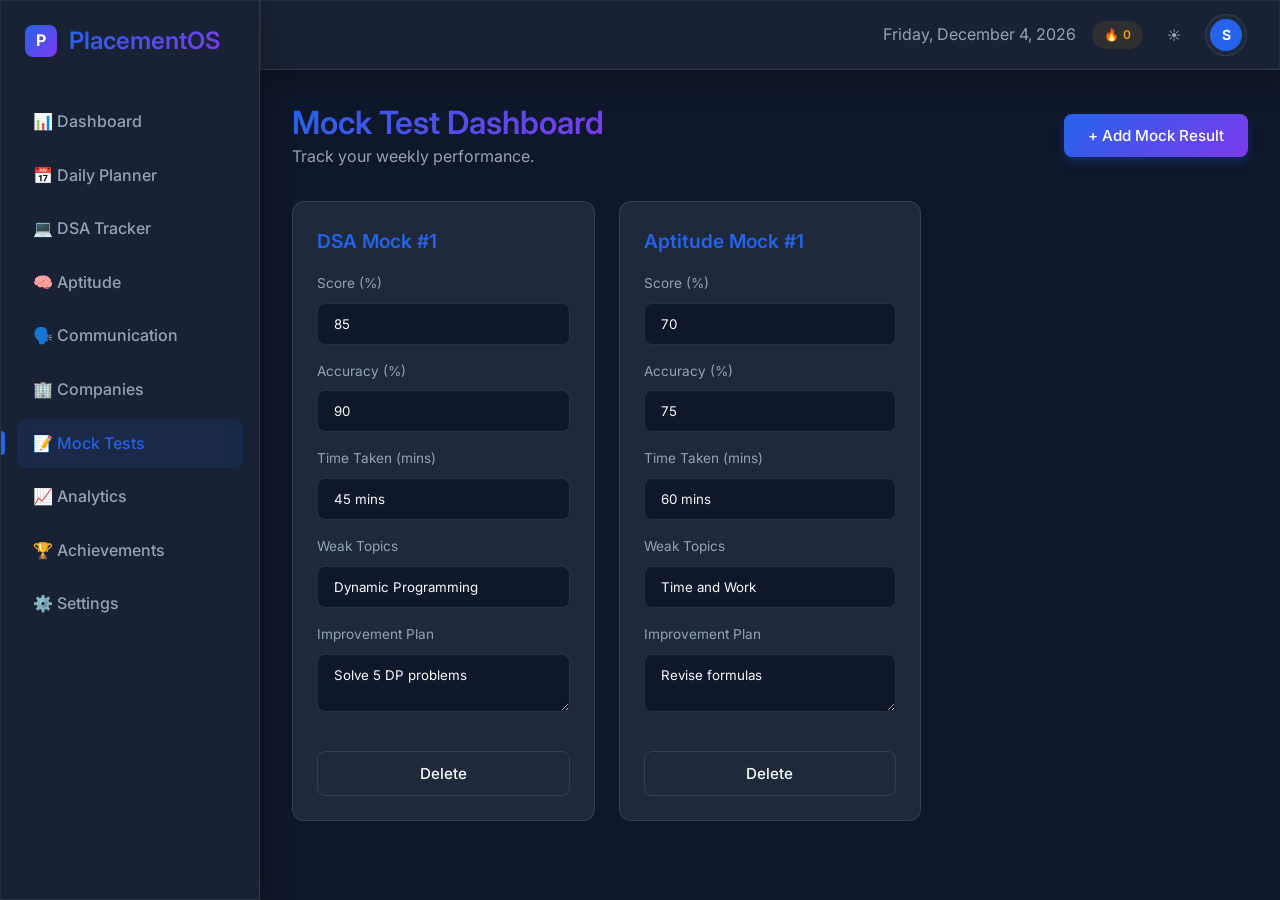
<file: mock-tests.html>
<!DOCTYPE html>
<html lang="en">
<head>
  <meta charset="UTF-8">
  <meta name="viewport" content="width=device-width, initial-scale=1.0">
  <title>Mock Tests | PlacementOS</title>
  
  <link rel="stylesheet" href="css/style.css">
  <link rel="stylesheet" href="css/components.css">
  <link rel="stylesheet" href="css/animations.css">
  <link rel="stylesheet" href="css/responsive.css">
  <style>
    .mock-header {
      display: flex;
      justify-content: space-between;
      align-items: center;
      margin-bottom: 2rem;
    }
    
    .mock-grid {
      display: grid;
      grid-template-columns: repeat(3, 1fr);
      gap: 1.5rem;
    }
    
    .mock-card {
      background: var(--bg-secondary);
      border: 1px solid var(--border-color);
      border-radius: var(--border-radius-md);
      padding: 1.5rem;
    }
    
    .mock-title {
      font-size: 1.2rem;
      font-weight: 600;
      margin-bottom: 1rem;
      color: var(--primary);
    }
    
    .form-group {
      margin-bottom: 1rem;
    }
    
    .form-group label {
      display: block;
      margin-bottom: 0.5rem;
      font-size: 0.85rem;
      color: var(--text-secondary);
    }
    
    .btn-block {
      width: 100%;
      margin-top: 1rem;
    }
    
    @media (max-width: 1024px) {
      .mock-grid { grid-template-columns: 1fr; }
    }
  </style>
</head>
<body>

  <div class="app-container">
    <aside class="sidebar glass-panel" id="sidebar">
      <div class="brand">
        <div class="brand-icon">P</div>
        <h2 class="text-gradient">PlacementOS</h2>
      </div>
      <ul class="nav-links">
        <li><a href="dashboard.html" class="nav-item">📊 Dashboard</a></li>
        <li><a href="planner.html" class="nav-item">📅 Daily Planner</a></li>
        <li><a href="dsa.html" class="nav-item">💻 DSA Tracker</a></li>
        <li><a href="aptitude.html" class="nav-item">🧠 Aptitude</a></li>
        <li><a href="communication.html" class="nav-item">🗣️ Communication</a></li>
        <li><a href="companies.html" class="nav-item">🏢 Companies</a></li>
        <li><a href="mock-tests.html" class="nav-item active">📝 Mock Tests</a></li>
        <li><a href="analytics.html" class="nav-item">📈 Analytics</a></li>
        <li><a href="achievements.html" class="nav-item">🏆 Achievements</a></li>
        <li><a href="settings.html" class="nav-item">⚙️ Settings</a></li>
      </ul>
    </aside>

    <main class="main-content">
      <header class="topbar glass-panel">
        <div style="display: flex; align-items: center; gap: 1rem;">
          <button class="mobile-menu-btn" id="mobile-menu-btn">☰</button>
        </div>
        <div class="topbar-actions">
          <span class="text-muted" id="current-date"></span>
          <button class="btn-icon" id="theme-toggle-btn">☀️</button>
          <div class="profile-btn"><div class="profile-avatar">S</div></div>
        </div>
      </header>

      <div class="page-content animate-fade-in">
        <div class="mock-header">
          <div>
            <h1 class="text-gradient">Mock Test Dashboard</h1>
            <p class="text-muted">Track your weekly performance.</p>
          </div>
          <button class="btn btn-primary" id="add-mock-btn">+ Add Mock Result</button>
        </div>
        
        <div class="mock-grid animate-slide-up stagger-1" id="mock-grid">
          <!-- Injected via JS -->
        </div>
      </div>
    </main>
  </div>

  <script src="js/storage.js"></script>
  <script src="js/app.js"></script>
  <script src="js/mock-test.js"></script>
  <script>
    document.getElementById('current-date').textContent = new Date().toLocaleDateString(undefined, { weekday: 'long', year: 'numeric', month: 'long', day: 'numeric' });
  </script>
</body>
</html>
</file>
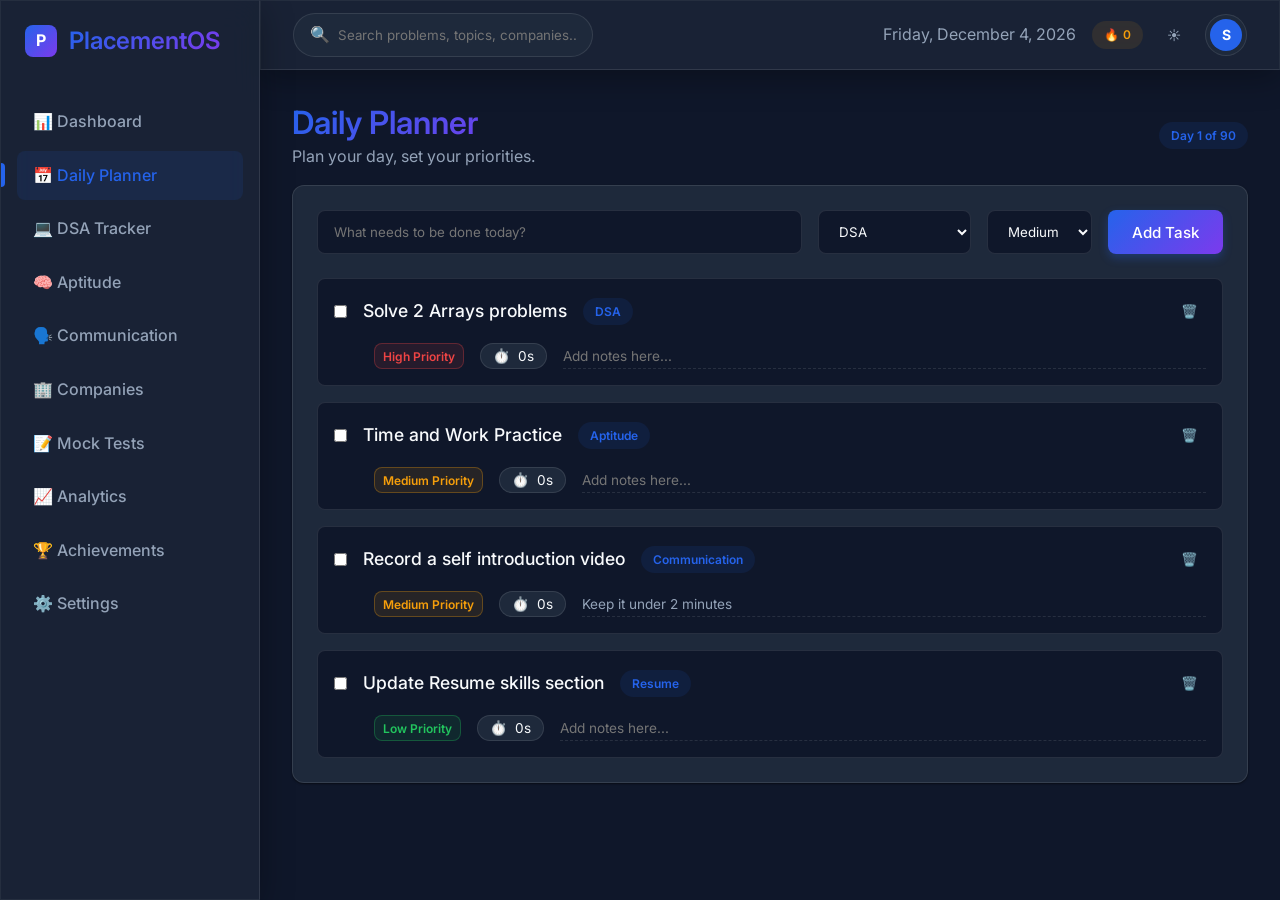
<file: planner.html>
<!DOCTYPE html>
<html lang="en">
<head>
  <meta charset="UTF-8">
  <meta name="viewport" content="width=device-width, initial-scale=1.0">
  <title>Daily Planner | PlacementOS</title>
  
  <link rel="stylesheet" href="css/style.css">
  <link rel="stylesheet" href="css/components.css">
  <link rel="stylesheet" href="css/animations.css">
  <link rel="stylesheet" href="css/responsive.css">
  <style>
    .planner-container {
      display: grid;
      grid-template-columns: 1fr;
      gap: 1.5rem;
    }
    
    .planner-header {
      display: flex;
      justify-content: space-between;
      align-items: center;
      margin-bottom: 1rem;
    }
    
    .task-list {
      display: flex;
      flex-direction: column;
      gap: 1rem;
    }
    
    .task-item {
      display: flex;
      flex-direction: column;
      gap: 0.5rem;
      padding: 1rem;
      border-radius: var(--border-radius-sm);
      background: var(--bg-primary);
      border: 1px solid var(--border-color);
      transition: all var(--transition-fast);
    }
    
    .task-item:hover {
      border-color: var(--text-secondary);
    }
    
    .task-item.completed {
      opacity: 0.7;
    }
    
    .task-item.completed .task-title {
      text-decoration: line-through;
      color: var(--text-secondary);
    }
    
    .task-main {
      display: flex;
      align-items: center;
      justify-content: space-between;
    }
    
    .task-left {
      display: flex;
      align-items: center;
      gap: 1rem;
    }
    
    .task-title {
      font-weight: 500;
      font-size: 1.1rem;
    }
    
    .task-details {
      display: flex;
      align-items: center;
      gap: 1rem;
      margin-left: 2.5rem;
      margin-top: 0.5rem;
    }
    
    .priority-badge {
      padding: 0.15rem 0.5rem;
      border-radius: var(--border-radius-sm);
      font-size: 0.75rem;
      font-weight: 600;
      border: 1px solid;
    }
    
    .priority-high { color: var(--danger); border-color: rgba(239, 68, 68, 0.3); background: rgba(239, 68, 68, 0.1); }
    .priority-medium { color: var(--warning); border-color: rgba(245, 158, 11, 0.3); background: rgba(245, 158, 11, 0.1); }
    .priority-low { color: var(--success); border-color: rgba(34, 197, 94, 0.3); background: rgba(34, 197, 94, 0.1); }
    
    .timer-btn {
      display: flex;
      align-items: center;
      gap: 0.5rem;
      padding: 0.25rem 0.75rem;
      background: var(--bg-secondary);
      border: 1px solid var(--border-color);
      border-radius: var(--border-radius-full);
      color: var(--text-primary);
      font-size: 0.85rem;
    }
    
    .timer-btn.active {
      background: rgba(37, 99, 235, 0.1);
      color: var(--primary);
      border-color: var(--primary);
    }
    
    .notes-input {
      background: transparent;
      border: none;
      color: var(--text-secondary);
      font-size: 0.85rem;
      width: 100%;
      border-bottom: 1px dashed var(--border-color);
      padding: 0.25rem 0;
    }
    
    .notes-input:focus {
      border-bottom-color: var(--primary);
      color: var(--text-primary);
    }
    
    .add-task-form {
      display: flex;
      gap: 1rem;
      margin-bottom: 1.5rem;
    }
    
    .add-task-input {
      flex: 1;
    }
    
    @media (max-width: 768px) {
      .add-task-form {
        flex-direction: column;
      }
      .task-details {
        flex-direction: column;
        align-items: flex-start;
      }
    }
  </style>
</head>
<body>

  <div class="app-container">
    <!-- Sidebar -->
    <aside class="sidebar glass-panel" id="sidebar">
      <div class="brand">
        <div class="brand-icon">P</div>
        <h2 class="text-gradient">PlacementOS</h2>
      </div>
      
      <ul class="nav-links">
        <li><a href="dashboard.html" class="nav-item">📊 Dashboard</a></li>
        <li><a href="planner.html" class="nav-item active">📅 Daily Planner</a></li>
        <li><a href="dsa.html" class="nav-item">💻 DSA Tracker</a></li>
        <li><a href="aptitude.html" class="nav-item">🧠 Aptitude</a></li>
        <li><a href="communication.html" class="nav-item">🗣️ Communication</a></li>
        <li><a href="companies.html" class="nav-item">🏢 Companies</a></li>
        <li><a href="mock-tests.html" class="nav-item">📝 Mock Tests</a></li>
        <li><a href="analytics.html" class="nav-item">📈 Analytics</a></li>
        <li><a href="achievements.html" class="nav-item">🏆 Achievements</a></li>
        <li><a href="settings.html" class="nav-item">⚙️ Settings</a></li>
      </ul>
    </aside>

    <!-- Main Content -->
    <main class="main-content">
      <!-- Topbar -->
      <header class="topbar glass-panel">
        <div style="display: flex; align-items: center; gap: 1rem;">
          <button class="mobile-menu-btn" id="mobile-menu-btn">☰</button>
          <div class="search-bar">
            <span>🔍</span>
            <input type="text" placeholder="Search problems, topics, companies...">
          </div>
        </div>
        
        <div class="topbar-actions">
          <span class="text-muted" id="current-date"></span>
          <button class="btn-icon" id="theme-toggle-btn">☀️</button>
          <div class="profile-btn">
            <div class="profile-avatar">S</div>
          </div>
        </div>
      </header>

      <!-- Page Content -->
      <div class="page-content animate-fade-in">
        <div class="planner-header">
          <div>
            <h1 class="text-gradient">Daily Planner</h1>
            <p class="text-muted">Plan your day, set your priorities.</p>
          </div>
          <div class="badge badge-primary">Day 1 of 90</div>
        </div>
        
        <div class="card animate-slide-up stagger-1">
          <form id="add-task-form" class="add-task-form">
            <input type="text" id="new-task-title" class="input-control add-task-input" placeholder="What needs to be done today?" required>
            <select id="new-task-category" class="input-control" style="width: auto;">
              <option value="DSA">DSA</option>
              <option value="Aptitude">Aptitude</option>
              <option value="Communication">Communication</option>
              <option value="Revision">Revision</option>
              <option value="Mock Test">Mock Test</option>
              <option value="Resume">Resume</option>
              <option value="Project">Project</option>
            </select>
            <select id="new-task-priority" class="input-control" style="width: auto;">
              <option value="high">High</option>
              <option value="medium" selected>Medium</option>
              <option value="low">Low</option>
            </select>
            <button type="submit" class="btn btn-primary">Add Task</button>
          </form>
          
          <div class="task-list" id="task-list">
            <!-- Tasks will be injected here via JS -->
          </div>
        </div>
      </div>
    </main>
  </div>

  <script src="js/storage.js"></script>
  <script src="js/app.js"></script>
  <script src="js/planner.js"></script>
  <script>
    document.getElementById('current-date').textContent = new Date().toLocaleDateString(undefined, { weekday: 'long', year: 'numeric', month: 'long', day: 'numeric' });
  </script>
</body>
</html>
</file>
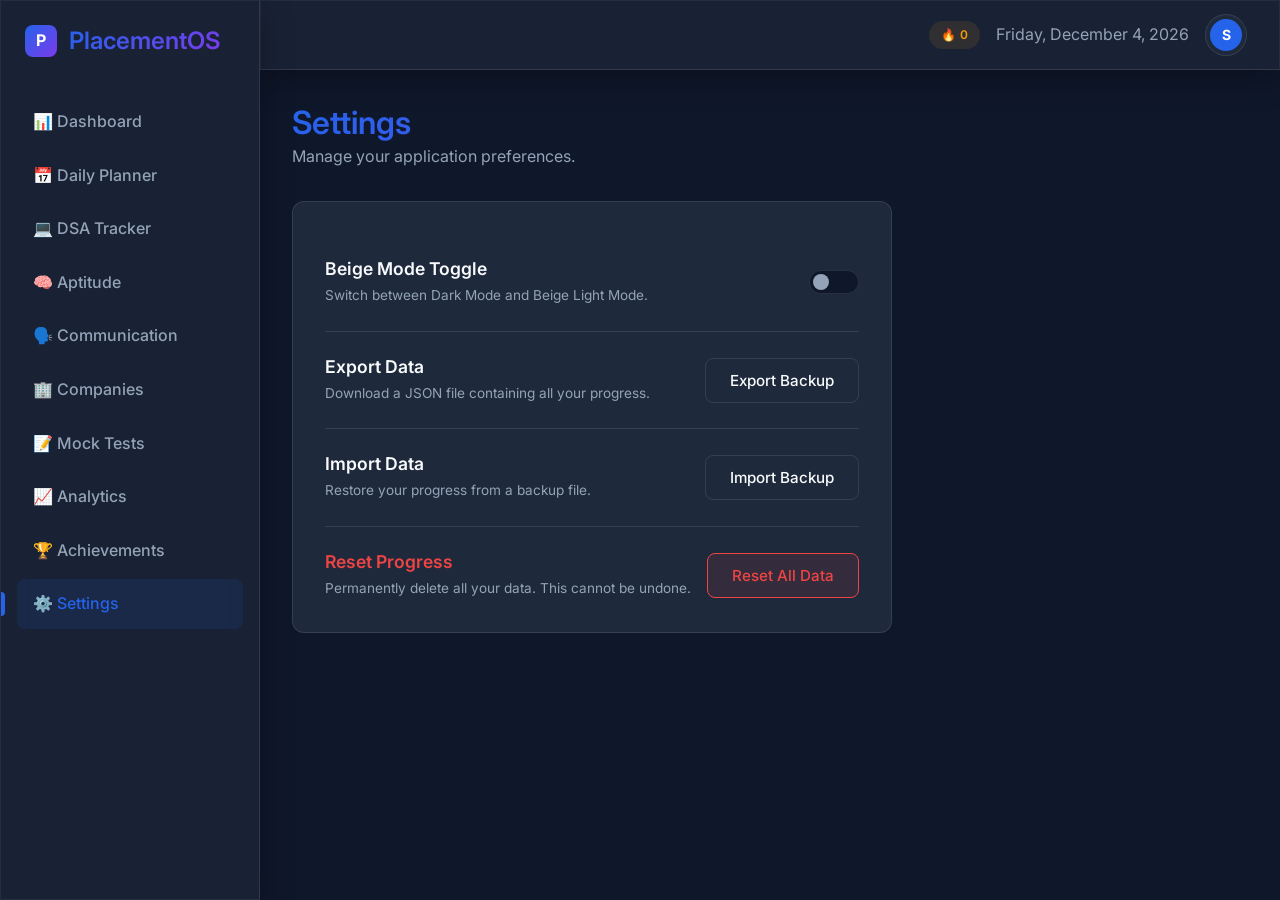
<file: settings.html>
<!DOCTYPE html>
<html lang="en">
<head>
  <meta charset="UTF-8">
  <meta name="viewport" content="width=device-width, initial-scale=1.0">
  <title>Settings | PlacementOS</title>
  
  <link rel="stylesheet" href="css/style.css">
  <link rel="stylesheet" href="css/components.css">
  <link rel="stylesheet" href="css/animations.css">
  <link rel="stylesheet" href="css/responsive.css">
  <style>
    .settings-card {
      background: var(--bg-secondary);
      border: 1px solid var(--border-color);
      border-radius: var(--border-radius-md);
      padding: 2rem;
      max-width: 600px;
      margin-bottom: 1.5rem;
    }
    
    .setting-group {
      display: flex;
      justify-content: space-between;
      align-items: center;
      padding: 1.5rem 0;
      border-bottom: 1px solid var(--border-color);
    }
    
    .setting-group:last-child {
      border-bottom: none;
      padding-bottom: 0;
    }
    
    .setting-info h3 {
      font-size: 1.1rem;
      margin-bottom: 0.25rem;
    }
    
    .setting-info p {
      font-size: 0.85rem;
      color: var(--text-secondary);
    }
    
    /* Toggle Switch */
    .switch {
      position: relative;
      display: inline-block;
      width: 50px;
      height: 24px;
    }

    .switch input { 
      opacity: 0;
      width: 0;
      height: 0;
    }

    .slider {
      position: absolute;
      cursor: pointer;
      top: 0;
      left: 0;
      right: 0;
      bottom: 0;
      background-color: var(--bg-primary);
      border: 1px solid var(--border-color);
      transition: .4s;
      border-radius: 24px;
    }

    .slider:before {
      position: absolute;
      content: "";
      height: 16px;
      width: 16px;
      left: 3px;
      bottom: 3px;
      background-color: var(--text-secondary);
      transition: .4s;
      border-radius: 50%;
    }

    input:checked + .slider {
      background-color: var(--primary);
    }

    input:checked + .slider:before {
      transform: translateX(26px);
      background-color: white;
    }
  </style>
</head>
<body>

  <div class="app-container">
    <aside class="sidebar glass-panel" id="sidebar">
      <div class="brand">
        <div class="brand-icon">P</div>
        <h2 class="text-gradient">PlacementOS</h2>
      </div>
      <ul class="nav-links">
        <li><a href="dashboard.html" class="nav-item">📊 Dashboard</a></li>
        <li><a href="planner.html" class="nav-item">📅 Daily Planner</a></li>
        <li><a href="dsa.html" class="nav-item">💻 DSA Tracker</a></li>
        <li><a href="aptitude.html" class="nav-item">🧠 Aptitude</a></li>
        <li><a href="communication.html" class="nav-item">🗣️ Communication</a></li>
        <li><a href="companies.html" class="nav-item">🏢 Companies</a></li>
        <li><a href="mock-tests.html" class="nav-item">📝 Mock Tests</a></li>
        <li><a href="analytics.html" class="nav-item">📈 Analytics</a></li>
        <li><a href="achievements.html" class="nav-item">🏆 Achievements</a></li>
        <li><a href="settings.html" class="nav-item active">⚙️ Settings</a></li>
      </ul>
    </aside>

    <main class="main-content">
      <header class="topbar glass-panel">
        <div style="display: flex; align-items: center; gap: 1rem;">
          <button class="mobile-menu-btn" id="mobile-menu-btn">☰</button>
        </div>
        <div class="topbar-actions">
          <span class="text-muted" id="current-date"></span>
          <div class="profile-btn"><div class="profile-avatar">S</div></div>
        </div>
      </header>

      <div class="page-content animate-fade-in">
        <div style="margin-bottom: 2rem;">
          <h1 class="text-gradient">Settings</h1>
          <p class="text-muted">Manage your application preferences.</p>
        </div>
        
        <div class="settings-card animate-slide-up stagger-1">
          <div class="setting-group">
            <div class="setting-info">
              <h3>Beige Mode Toggle</h3>
              <p>Switch between Dark Mode and Beige Light Mode.</p>
            </div>
            <label class="switch">
              <input type="checkbox" id="settings-theme-toggle">
              <span class="slider"></span>
            </label>
          </div>
          
          <div class="setting-group">
            <div class="setting-info">
              <h3>Export Data</h3>
              <p>Download a JSON file containing all your progress.</p>
            </div>
            <button class="btn btn-outline" id="export-btn">Export Backup</button>
          </div>
          
          <div class="setting-group">
            <div class="setting-info">
              <h3>Import Data</h3>
              <p>Restore your progress from a backup file.</p>
            </div>
            <input type="file" id="import-file" style="display: none;" accept=".json">
            <button class="btn btn-outline" onclick="document.getElementById('import-file').click()">Import Backup</button>
          </div>
          
          <div class="setting-group">
            <div class="setting-info">
              <h3 style="color: var(--danger);">Reset Progress</h3>
              <p>Permanently delete all your data. This cannot be undone.</p>
            </div>
            <button class="btn" style="background: rgba(239, 68, 68, 0.1); color: var(--danger); border: 1px solid var(--danger);" id="reset-btn">Reset All Data</button>
          </div>
        </div>
      </div>
    </main>
  </div>

  <script src="js/storage.js"></script>
  <script src="js/app.js"></script>
  <script>
    document.getElementById('current-date').textContent = new Date().toLocaleDateString(undefined, { weekday: 'long', year: 'numeric', month: 'long', day: 'numeric' });
    
    // Theme toggle mapping for settings page
    const settingsToggle = document.getElementById('settings-theme-toggle');
    settingsToggle.checked = document.documentElement.hasAttribute('data-theme');
    
    settingsToggle.addEventListener('change', (e) => {
      const newTheme = e.target.checked ? 'beige' : 'dark';
      if (newTheme === 'beige') {
        document.documentElement.setAttribute('data-theme', 'beige');
      } else {
        document.documentElement.removeAttribute('data-theme');
      }
      StorageHelper.setTheme(newTheme);
      window.dispatchEvent(new CustomEvent('themeChanged', { detail: { theme: newTheme } }));
    });
    
    // Export Data
    document.getElementById('export-btn').addEventListener('click', () => {
      const allData = {};
      for (let i = 0; i < localStorage.length; i++) {
        const key = localStorage.key(i);
        if (key.startsWith('placementOS_')) {
          allData[key] = localStorage.getItem(key);
        }
      }
      
      const blob = new Blob([JSON.stringify(allData, null, 2)], { type: 'application/json' });
      const url = URL.createObjectURL(blob);
      const a = document.createElement('a');
      a.href = url;
      a.download = `placementOS_backup_${new Date().toISOString().split('T')[0]}.json`;
      a.click();
      URL.revokeObjectURL(url);
    });
    
    // Import Data
    document.getElementById('import-file').addEventListener('change', (e) => {
      const file = e.target.files[0];
      if (!file) return;
      
      const reader = new FileReader();
      reader.onload = (event) => {
        try {
          const data = JSON.parse(event.target.result);
          for (const key in data) {
            if (key.startsWith('placementOS_')) {
              localStorage.setItem(key, data[key]);
            }
          }
          alert('Data imported successfully! Reloading...');
          location.reload();
        } catch (err) {
          alert('Invalid backup file.');
        }
      };
      reader.readAsText(file);
    });
    
    // Reset Data
    document.getElementById('reset-btn').addEventListener('click', () => {
      if (confirm('Are you sure you want to delete all your progress? This action cannot be undone.')) {
        const keysToRemove = [];
        for (let i = 0; i < localStorage.length; i++) {
          const key = localStorage.key(i);
          if (key.startsWith('placementOS_')) {
            keysToRemove.push(key);
          }
        }
        keysToRemove.forEach(key => localStorage.removeItem(key));
        alert('All data reset successfully! Redirecting to Dashboard...');
        window.location.href = 'dashboard.html';
      }
    });
  </script>
</body>
</html>
</file>
<file: css/style.css>
@import url('https://fonts.googleapis.com/css2?family=Inter:wght@300;400;500;600;700&display=swap');

:root {
  /* Default: Dark Theme */
  --bg-primary: #0F172A; /* Slate 900 */
  --bg-secondary: #1E293B; /* Slate 800 */
  --bg-glass: rgba(30, 41, 59, 0.7);
  --text-primary: #F8FAFC; /* Slate 50 */
  --text-secondary: #94A3B8; /* Slate 400 */
  --border-color: rgba(255, 255, 255, 0.1);
  --glass-border: rgba(255, 255, 255, 0.05);
  
  /* Brand Colors */
  --primary: #2563EB; /* Blue */
  --secondary: #7C3AED; /* Purple */
  --success: #22C55E; /* Green */
  --warning: #F59E0B; /* Amber */
  --danger: #EF4444; /* Red */
  
  /* Shadows */
  --shadow-sm: 0 1px 2px 0 rgba(0, 0, 0, 0.5);
  --shadow-md: 0 4px 6px -1px rgba(0, 0, 0, 0.5);
  --shadow-lg: 0 10px 15px -3px rgba(0, 0, 0, 0.5);
  --shadow-glass: 0 8px 32px 0 rgba(0, 0, 0, 0.3);
  
  /* Layout */
  --sidebar-width: 260px;
  --topbar-height: 70px;
  --border-radius-sm: 8px;
  --border-radius-md: 12px;
  --border-radius-lg: 20px;
  --border-radius-full: 9999px;
  
  /* Transitions */
  --transition-fast: 0.2s ease;
  --transition-normal: 0.3s ease;
}

[data-theme="beige"] {
  /* Beige Theme */
  --bg-primary: #F7F5F0; 
  --bg-secondary: #FFFFFF;
  --bg-glass: rgba(255, 255, 255, 0.7);
  --text-primary: #1E293B;
  --text-secondary: #64748B;
  --border-color: rgba(0, 0, 0, 0.1);
  --glass-border: rgba(255, 255, 255, 0.5);
  
  --shadow-sm: 0 1px 2px 0 rgba(0, 0, 0, 0.05);
  --shadow-md: 0 4px 6px -1px rgba(0, 0, 0, 0.1);
  --shadow-lg: 0 10px 15px -3px rgba(0, 0, 0, 0.1);
  --shadow-glass: 0 8px 32px 0 rgba(31, 38, 135, 0.07);
}

* {
  margin: 0;
  padding: 0;
  box-sizing: border-box;
}

body {
  font-family: 'Inter', sans-serif;
  background-color: var(--bg-primary);
  color: var(--text-primary);
  line-height: 1.6;
  overflow-x: hidden;
  transition: background-color var(--transition-normal), color var(--transition-normal);
}

a {
  text-decoration: none;
  color: inherit;
}

ul {
  list-style: none;
}

button {
  cursor: pointer;
  font-family: inherit;
  border: none;
  outline: none;
  background: none;
}

input, textarea, select {
  font-family: inherit;
  outline: none;
}

/* Layout Container */
.app-container {
  display: flex;
  height: 100vh;
  overflow: hidden;
}

/* Main Content Area */
.main-content {
  flex: 1;
  display: flex;
  flex-direction: column;
  margin-left: var(--sidebar-width);
  height: 100vh;
}

.page-content {
  flex: 1;
  padding: 2rem;
  overflow-y: auto;
  position: relative;
}

/* Typography utilities */
.text-gradient {
  background: linear-gradient(135deg, var(--primary), var(--secondary));
  -webkit-background-clip: text;
  -webkit-text-fill-color: transparent;
  background-clip: text;
}

.text-primary { color: var(--primary); }
.text-success { color: var(--success); }
.text-warning { color: var(--warning); }
.text-muted { color: var(--text-secondary); }

h1, h2, h3, h4, h5, h6 {
  font-weight: 600;
  line-height: 1.3;
}
</file>
<file: css/components.css>
/* Glassmorphism Utilities */
.glass-panel {
  background: var(--bg-glass);
  backdrop-filter: blur(16px);
  -webkit-backdrop-filter: blur(16px);
  border: 1px solid var(--glass-border);
  box-shadow: var(--shadow-glass);
}

.card {
  background-color: var(--bg-secondary);
  border-radius: var(--border-radius-md);
  padding: 1.5rem;
  border: 1px solid var(--border-color);
  box-shadow: var(--shadow-sm);
  transition: transform var(--transition-fast), box-shadow var(--transition-fast);
}

.card:hover {
  transform: translateY(-2px);
  box-shadow: var(--shadow-md);
}

/* Buttons */
.btn {
  display: inline-flex;
  align-items: center;
  justify-content: center;
  gap: 0.5rem;
  padding: 0.75rem 1.5rem;
  border-radius: var(--border-radius-sm);
  font-weight: 500;
  transition: all var(--transition-fast);
  font-size: 0.95rem;
}

.btn-primary {
  background: linear-gradient(135deg, var(--primary), var(--secondary));
  color: #fff;
  box-shadow: 0 4px 10px rgba(37, 99, 235, 0.3);
}

.btn-primary:hover {
  box-shadow: 0 6px 15px rgba(37, 99, 235, 0.5);
  transform: translateY(-1px);
}

.btn-outline {
  background: transparent;
  border: 1px solid var(--border-color);
  color: var(--text-primary);
}

.btn-outline:hover {
  background: var(--bg-secondary);
  border-color: var(--text-secondary);
}

.btn-icon {
  padding: 0.5rem;
  border-radius: 50%;
  color: var(--text-secondary);
  background: transparent;
}

.btn-icon:hover {
  background: var(--bg-secondary);
  color: var(--text-primary);
}

/* Inputs */
.input-group {
  display: flex;
  flex-direction: column;
  gap: 0.5rem;
  margin-bottom: 1rem;
}

.input-group label {
  font-size: 0.875rem;
  color: var(--text-secondary);
  font-weight: 500;
}

.input-control {
  width: 100%;
  padding: 0.75rem 1rem;
  border-radius: var(--border-radius-sm);
  border: 1px solid var(--border-color);
  background-color: var(--bg-primary);
  color: var(--text-primary);
  transition: border-color var(--transition-fast);
}

.input-control:focus {
  border-color: var(--primary);
  box-shadow: 0 0 0 2px rgba(37, 99, 235, 0.2);
}

/* Sidebar */
.sidebar {
  width: var(--sidebar-width);
  height: 100vh;
  position: fixed;
  left: 0;
  top: 0;
  border-right: 1px solid var(--border-color);
  display: flex;
  flex-direction: column;
  padding: 1.5rem 1rem;
  z-index: 100;
}

.brand {
  display: flex;
  align-items: center;
  gap: 0.75rem;
  margin-bottom: 2.5rem;
  padding: 0 0.5rem;
}

.brand-icon {
  width: 32px;
  height: 32px;
  background: linear-gradient(135deg, var(--primary), var(--secondary));
  border-radius: var(--border-radius-sm);
  display: flex;
  align-items: center;
  justify-content: center;
  color: white;
  font-weight: bold;
}

.nav-links {
  display: flex;
  flex-direction: column;
  gap: 0.25rem;
  flex: 1;
  overflow-y: auto;
}

.nav-item {
  display: flex;
  align-items: center;
  gap: 0.75rem;
  padding: 0.75rem 1rem;
  border-radius: var(--border-radius-sm);
  color: var(--text-secondary);
  transition: all var(--transition-fast);
  font-weight: 500;
}

.nav-item:hover {
  background-color: var(--bg-secondary);
  color: var(--text-primary);
}

.nav-item.active {
  background: rgba(37, 99, 235, 0.1);
  color: var(--primary);
}

.nav-item.active::before {
  content: '';
  position: absolute;
  left: 0;
  width: 4px;
  height: 24px;
  background: var(--primary);
  border-radius: 0 4px 4px 0;
}

/* Topbar */
.topbar {
  height: var(--topbar-height);
  padding: 0 2rem;
  display: flex;
  align-items: center;
  justify-content: space-between;
  border-bottom: 1px solid var(--border-color);
  position: sticky;
  top: 0;
  z-index: 90;
}

.search-bar {
  display: flex;
  align-items: center;
  background: var(--bg-secondary);
  border-radius: var(--border-radius-full);
  padding: 0.5rem 1rem;
  width: 300px;
  border: 1px solid var(--border-color);
}

.search-bar input {
  background: transparent;
  border: none;
  color: var(--text-primary);
  width: 100%;
  padding-left: 0.5rem;
}

.topbar-actions {
  display: flex;
  align-items: center;
  gap: 1rem;
}

.profile-btn {
  display: flex;
  align-items: center;
  gap: 0.5rem;
  padding: 0.25rem;
  border-radius: var(--border-radius-full);
  background: var(--bg-secondary);
  border: 1px solid var(--border-color);
}

.profile-avatar {
  width: 32px;
  height: 32px;
  border-radius: 50%;
  background: var(--primary);
  color: white;
  display: flex;
  align-items: center;
  justify-content: center;
  font-size: 0.875rem;
  font-weight: bold;
}

/* Badges & Tags */
.badge {
  padding: 0.25rem 0.75rem;
  border-radius: var(--border-radius-full);
  font-size: 0.75rem;
  font-weight: 600;
}

.badge-success { background: rgba(34, 197, 94, 0.1); color: var(--success); }
.badge-warning { background: rgba(245, 158, 11, 0.1); color: var(--warning); }
.badge-danger { background: rgba(239, 68, 68, 0.1); color: var(--danger); }
.badge-primary { background: rgba(37, 99, 235, 0.1); color: var(--primary); }

/* Progress Bar */
.progress-container {
  width: 100%;
  height: 6px;
  background: var(--bg-secondary);
  border-radius: var(--border-radius-full);
  overflow: hidden;
  margin-top: 0.5rem;
}

.progress-bar {
  height: 100%;
  background: linear-gradient(90deg, var(--primary), var(--secondary));
  border-radius: var(--border-radius-full);
  transition: width 1s cubic-bezier(0.4, 0, 0.2, 1);
}
</file>
<file: css/animations.css>
/* Keyframes */
@keyframes fadeIn {
  from { opacity: 0; }
  to { opacity: 1; }
}

@keyframes slideUp {
  from { opacity: 0; transform: translateY(20px); }
  to { opacity: 1; transform: translateY(0); }
}

@keyframes slideInRight {
  from { opacity: 0; transform: translateX(-20px); }
  to { opacity: 1; transform: translateX(0); }
}

@keyframes pulse {
  0% { transform: scale(1); }
  50% { transform: scale(1.05); }
  100% { transform: scale(1); }
}

@keyframes shimmer {
  0% { background-position: -200% 0; }
  100% { background-position: 200% 0; }
}

/* Utility Classes */
.animate-fade-in {
  animation: fadeIn 0.5s ease-out forwards;
}

.animate-slide-up {
  opacity: 0;
  animation: slideUp 0.6s cubic-bezier(0.16, 1, 0.3, 1) forwards;
}

.animate-slide-in-right {
  opacity: 0;
  animation: slideInRight 0.5s ease-out forwards;
}

/* Staggered Animations */
.stagger-1 { animation-delay: 0.1s; }
.stagger-2 { animation-delay: 0.2s; }
.stagger-3 { animation-delay: 0.3s; }
.stagger-4 { animation-delay: 0.4s; }
.stagger-5 { animation-delay: 0.5s; }

/* Loading Skeleton */
.skeleton {
  background: linear-gradient(90deg, var(--bg-secondary) 25%, var(--border-color) 50%, var(--bg-secondary) 75%);
  background-size: 200% 100%;
  animation: shimmer 1.5s infinite;
  border-radius: var(--border-radius-sm);
}

@keyframes burn {
  0% { transform: scale(1) translateY(0); filter: drop-shadow(0 0 5px rgba(245, 158, 11, 0.4)); }
  50% { transform: scale(1.1) translateY(-2px); filter: drop-shadow(0 0 15px rgba(245, 158, 11, 0.8)); }
  100% { transform: scale(1) translateY(0); filter: drop-shadow(0 0 5px rgba(245, 158, 11, 0.4)); }
}

.animate-burn {
  display: inline-block;
  animation: burn 1.5s infinite alternate ease-in-out;
}

@keyframes toastSlide {
  0% { transform: translateX(100%); opacity: 0; }
  10% { transform: translateX(0); opacity: 1; }
  90% { transform: translateX(0); opacity: 1; }
  100% { transform: translateX(100%); opacity: 0; }
}

.toast {
  position: fixed;
  bottom: 2rem;
  right: 2rem;
  background: linear-gradient(135deg, var(--warning), #D97706);
  color: white;
  padding: 1rem 1.5rem;
  border-radius: var(--border-radius-md);
  box-shadow: var(--shadow-lg);
  font-weight: 600;
  z-index: 1000;
  animation: toastSlide 4s forwards;
}
</file>
<file: css/responsive.css>
/* Responsive Design */
@media (max-width: 1024px) {
  .dashboard-grid {
    grid-template-columns: 1fr;
  }
}

@media (max-width: 768px) {
  :root {
    --sidebar-width: 0px; /* Hide sidebar by default on mobile */
  }
  
  .sidebar {
    transform: translateX(-100%);
    transition: transform var(--transition-normal);
  }
  
  .sidebar.open {
    transform: translateX(0);
    var(--sidebar-width): 260px;
    box-shadow: var(--shadow-lg);
  }
  
  .main-content {
    margin-left: 0;
  }
  
  .mobile-menu-btn {
    display: block !important;
  }
  
  .search-bar {
    display: none; /* Hide search on mobile */
  }
  
  .page-content {
    padding: 1rem;
  }
}

.mobile-menu-btn {
  display: none;
  font-size: 1.5rem;
  color: var(--text-primary);
}
</file>
